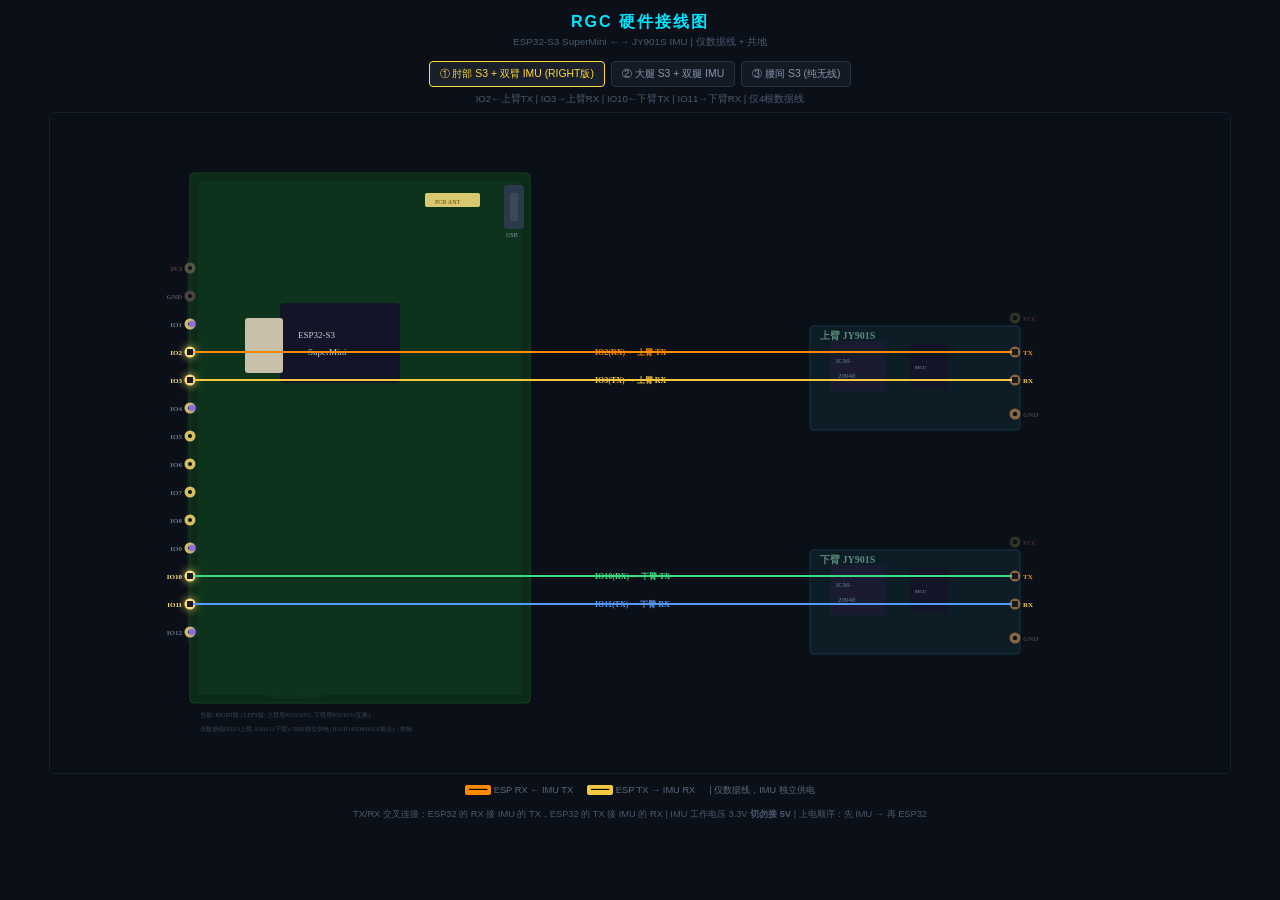
<file: hardware-model-3d.html>
<!DOCTYPE html>
<html lang="zh-CN">
<head>
<meta charset="UTF-8"><meta name="viewport" content="width=device-width,initial-scale=1.0">
<title>RGC 硬件接线图</title>
<style>
*{margin:0;padding:0;box-sizing:border-box}
body{background:#0b0f17;color:#bcc4d0;font-family:'JetBrains Mono','PingFang SC',sans-serif;display:flex;flex-direction:column;align-items:center;min-height:100vh}
h1{color:#00e5ff;font-size:1rem;margin:12px 0 0;letter-spacing:2px}
.sub{color:#4a5a70;font-size:.62rem;margin:2px 0 8px}
.tabs{display:flex;gap:6px;margin:4px 0}
.tabs button{background:#141a24;border:1px solid#283040;color:#8898b0;padding:5px 10px;border-radius:4px;cursor:pointer;font-size:.65rem;font-family:inherit}
.tabs button:hover{border-color:#00e5ff;color:#00e5ff}
.tabs button.on{border-color:#ffd93d;color:#ffd93d;background:#1a1f2c}
.info{color:#4a5a70;font-size:.6rem;text-align:center;margin:2px 0}
canvas{display:block;margin:4px auto;border:1px solid#18202c;border-radius:6px;background:#0b0f17}
.legend{display:flex;gap:14px;margin:6px;font-size:.58rem;color:#5a6a80;flex-wrap:wrap;justify-content:center}
.legend b{padding:0 4px;border-radius:2px}
.note{color:#4a5a70;font-size:.58rem;margin:4px 0 12px;text-align:center;max-width:1000px;line-height:1.6}
</style></head>
<body>
<h1>RGC 硬件接线图</h1><div class="sub">ESP32-S3 SuperMini ←→ JY901S IMU | 仅数据线 + 共地</div>
<div class="tabs">
  <button id="t0" class="on">① 肘部 S3 + 双臂 IMU (RIGHT版)</button>
  <button id="t1">② 大腿 S3 + 双腿 IMU</button>
  <button id="t2">③ 腰间 S3 (纯无线)</button>
</div>
<div class="info" id="info"></div>
<canvas id="c"></canvas>
<div class="legend">
  <span><b style="background:#ff8c00;color:#000">━━</b> ESP RX ← IMU TX</span>
  <span><b style="background:#f5c842;color:#000">━━</b> ESP TX → IMU RX</span>
  <span> | 仅数据线，IMU 独立供电</span>
</div>
<div class="note">
TX/RX 交叉连接：ESP32 的 RX 接 IMU 的 TX，ESP32 的 TX 接 IMU 的 RX | IMU 工作电压 3.3V <b>切勿接 5V</b> | 上电顺序：先 IMU → 再 ESP32
</div>

<script>
const C=document.getElementById('c'),ctx=C.getContext('2d');
const W=1180,H=660;C.width=W;C.height=H;
let view=0;

const EX=140,EY=60,EW=340,EH=530,PY0=EY+95,PDY=28,IMU_W=210,IMU_H=105,IMU_X=760;
const PINS=['3V3','GND','IO1','IO2','IO3','IO4','IO5','IO6','IO7','IO8','IO9','IO10','IO11','IO12'];
function pY(i){return PY0+i*PDY}

function R(x,y,w,h,r){ctx.beginPath();ctx.moveTo(x+r,y);ctx.lineTo(x+w-r,y);ctx.quadraticCurveTo(x+w,y,x+w,y+r);ctx.lineTo(x+w,y+h-r);ctx.quadraticCurveTo(x+w,y+h,x+w-r,y+h);ctx.lineTo(x+r,y+h);ctx.quadraticCurveTo(x,y+h,x,y+h-r);ctx.lineTo(x,y+r);ctx.quadraticCurveTo(x,y,x+r,y);ctx.closePath()}

function pinDot(x,y,color='#d4c060',hl=false){
  ctx.fillStyle=hl?'#ffe080':color;ctx.shadowColor=hl?color:'transparent';ctx.shadowBlur=hl?8:0;
  ctx.beginPath();ctx.arc(x,y,5.5,0,Math.PI*2);ctx.fill();ctx.shadowBlur=0;
  ctx.fillStyle='#0b0f17';ctx.beginPath();ctx.arc(x,y,2,0,Math.PI*2);ctx.fill();
}

function wireH(x1,y,x2,color='#888',w=2){
  ctx.strokeStyle=color;ctx.lineWidth=w;ctx.lineCap='round';
  ctx.beginPath();ctx.moveTo(x1,y);ctx.lineTo(x2,y);ctx.stroke();
  ctx.fillStyle='#1a1a1a';ctx.fillRect(x1-3,y-3,6,6);ctx.fillRect(x2-3,y-3,6,6);
}

function wirePath(pts,color='#888',w=2){
  ctx.strokeStyle=color;ctx.lineWidth=w;ctx.lineCap='round';ctx.lineJoin='round';
  ctx.beginPath();ctx.moveTo(pts[0][0],pts[0][1]);
  for(let i=1;i<pts.length;i++)ctx.lineTo(pts[i][0],pts[i][1]);
  ctx.stroke();
  const f=pts[0],l=pts[pts.length-1];
  ctx.fillStyle='#1a1a1a';ctx.fillRect(f[0]-3,f[1]-3,6,6);ctx.fillRect(l[0]-3,l[1]-3,6,6);
}

function espBoard(){
  ctx.fillStyle='#0b2b18';R(EX,EY,EW,EH,5);ctx.fill();ctx.strokeStyle='#164226';ctx.lineWidth=1.2;R(EX,EY,EW,EH,5);ctx.stroke();
  ctx.fillStyle='#0d331d';R(EX+8,EY+8,EW-16,EH-16,3);ctx.fill();
  ctx.fillStyle='#2a3a4a';R(EX+EW-26,EY+12,20,44,3);ctx.fill();ctx.fillStyle='#3a4a5a';R(EX+EW-20,EY+20,8,28,2);ctx.fill();
  ctx.fillStyle='#8898b0';ctx.font='6px "JetBrains Mono"';ctx.fillText('USB',EX+EW-24,EY+64);
  ctx.fillStyle='#141428';R(EX+90,EY+130,120,80,4);ctx.fill();
  ctx.fillStyle='#ccd0d8';ctx.font='9px "JetBrains Mono","PingFang SC"';ctx.fillText('ESP32-S3',EX+108,EY+165);ctx.fillText('SuperMini',EX+118,EY+182);
  ctx.fillStyle='#c8c0a8';R(EX+55,EY+145,38,55,3);ctx.fill();
  ctx.fillStyle='#d8c870';R(EX+235,EY+20,55,14,2);ctx.fill();ctx.fillStyle='#664400';ctx.font='6px "JetBrains Mono"';ctx.fillText('PCB ANT',EX+245,EY+31);
  ctx.fillStyle='#164226';ctx.font='6px "JetBrains Mono","PingFang SC"';ctx.fillText('ESP32-S3 SuperMini',EX+80,EY+EH-5);
  ctx.strokeStyle='#1a3a25';ctx.lineWidth=.8;ctx.beginPath();ctx.moveTo(EX-2,PY0-10);ctx.lineTo(EX-2,pY(13)+10);ctx.stroke();
}

// IMU: only TX/RX/GND connect to ESP32, VCC powered from shared battery (not through ESP32 pin)
function imuDraw(x, yTX, yRX, label){
  const padSpacing = yRX - yTX;
  const yGND = yRX + padSpacing + 6;
  const top = yTX - 26;
  const h = yGND - top + 16;

  ctx.fillStyle='#0d1d26';R(x,top,IMU_W,h,4);ctx.fill();ctx.strokeStyle='#163648';ctx.lineWidth=1;R(x,top,IMU_W,h,4);ctx.stroke();
  ctx.fillStyle='#1a1a30';R(x+20,top+15,55,50,3);ctx.fill();ctx.fillStyle='#5a8a9a';ctx.font='7px "JetBrains Mono"';ctx.fillText('ICM-',x+26,top+37);ctx.fillText('20948',x+28,top+52);
  ctx.fillStyle='#141428';R(x+100,top+18,38,45,3);ctx.fill();ctx.fillStyle='#8898b0';ctx.font='5px "JetBrains Mono"';ctx.fillText('MCU',x+105,top+43);

  const padX=x+IMU_W-5;
  const pads=[
    {y:yTX,  n:'TX',  c:'#ff8c00'},
    {y:yRX,  n:'RX',  c:'#f5c842'},
    {y:yGND, n:'GND', c:'#444'},
  ];
  pads.forEach(p=>{
    ctx.fillStyle='#886644';ctx.beginPath();ctx.arc(padX,p.y,5.5,0,Math.PI*2);ctx.fill();
    ctx.fillStyle='#0b0f17';ctx.beginPath();ctx.arc(padX,p.y,2.2,0,Math.PI*2);ctx.fill();
    ctx.fillStyle=p.c;ctx.font='bold 7px "JetBrains Mono"';ctx.fillText(p.n,padX+8,p.y+3);
  });

  // VCC — not connected (IMU independently powered)
  const yVCC = yTX - padSpacing - 6;
  ctx.fillStyle='#332';ctx.beginPath();ctx.arc(padX,yVCC,5.5,0,Math.PI*2);ctx.fill();
  ctx.fillStyle='#0b0f17';ctx.beginPath();ctx.arc(padX,yVCC,2.2,0,Math.PI*2);ctx.fill();
  ctx.fillStyle='#433';ctx.font='bold 6px "JetBrains Mono"';ctx.fillText('VCC',padX+8,yVCC+3);

  ctx.fillStyle='#5a8878';ctx.font='bold 10px "JetBrains Mono","PingFang SC"';ctx.fillText(label,x+10,top+13);
  return {x:padX, tx:yTX, rx:yRX, gnd:yGND, vcc:yVCC, top, bottom:yGND+10};
}

// ═══ VIEW 0: ELBOW S3 ═══
function drawElbow(){
  espBoard();
  const y2=pY(3),y3=pY(4),y10=pY(11),y12=pY(12); // IO2, IO3, IO10, IO11
  const upperIMU=imuDraw(IMU_X,y2,y3,'上臂 JY901S');
  const lowerIMU=imuDraw(IMU_X,y10,y12,'下臂 JY901S');

  const highlight=new Set([3,4,11,12]); // IO2, IO3, IO10, IO11 (data pins only)
  const control=new Set([2,5,10,13]); // IO1, IO4, IO9, IO12
  PINS.forEach((n,i)=>{
    const y=pY(i);
    let c=n==='3V3'?'#554':n==='GND'?'#444':'#d4c060';
    pinDot(EX,y,c,highlight.has(i));
    const lc=n==='3V3'?'#544':n==='GND'?'#555':highlight.has(i)?'#ffe080':'#6a7a90';
    ctx.fillStyle=lc;ctx.font='bold 7px "JetBrains Mono"';ctx.textAlign='right';ctx.fillText(n,EX-8,y+3);
    if(control.has(i)){ctx.fillStyle='#8b6ce6';ctx.shadowColor='#8b6ce6';ctx.shadowBlur=4;ctx.beginPath();ctx.arc(EX+2,y,3,0,Math.PI*2);ctx.fill();ctx.shadowBlur=0;}
  });
  ctx.textAlign='start';

  // Data wires — straight horizontal, zero crossings, no power/ground
  wireH(EX,y2,upperIMU.x,'#ff8c00',2.2); // IO2 ← upper TX
  wireH(EX,y3,upperIMU.x,'#f5c842',2);   // IO3 → upper RX
  wireH(EX,y10,lowerIMU.x,'#3ddc84',2.2); // IO10 ← lower TX
  wireH(EX,y12,lowerIMU.x,'#5599ff',2);   // IO11 → lower RX

  // Wire labels
  const lx=545;
  ctx.font='bold 8px "JetBrains Mono","PingFang SC"';
  ctx.fillStyle='#ff8c00';ctx.fillText('IO2(RX) ← 上臂 TX',lx,upperIMU.tx+3);
  ctx.fillStyle='#f5c842';ctx.fillText('IO3(TX) → 上臂 RX',lx,upperIMU.rx+3);
  ctx.fillStyle='#3ddc84';ctx.fillText('IO10(RX) ← 下臂 TX',lx,lowerIMU.tx+3);
  ctx.fillStyle='#5599ff';ctx.fillText('IO11(TX) → 下臂 RX',lx,lowerIMU.rx+3);

  ctx.fillStyle='#3a4a5a';ctx.font='6px "JetBrains Mono","PingFang SC"';
  ctx.fillText('当前: RIGHT版 | LEFT版: 上臂用IO10/IO11, 下臂用IO2/IO3 (互换)',EX+10,EY+EH+14);
  ctx.fillText('仅数据线(IO2/3上臂, IO10/11下臂) | IMU独立供电 | IO1/IO4/IO9/IO12(紫点)→控制',EX+10,EY+EH+28);
}

// ═══ VIEW 1: THIGH S3 ═══
function drawThigh(){
  espBoard();
  const y4=pY(5),y5=pY(6),y6=pY(7),y7=pY(8);
  const upperIMU=imuDraw(IMU_X,y4,y5,'大腿 JY901S');
  const lowerIMU=imuDraw(IMU_X,y6,y7,'小腿 JY901S');

  const highlight=new Set([5,6,7,8]); // IO4, IO5, IO6, IO7 (data pins only)
  PINS.forEach((n,i)=>{
    const y=pY(i);
    let c=n==='3V3'?'#554':n==='GND'?'#444':'#d4c060';
    pinDot(EX,y,c,highlight.has(i));
    const lc=n==='3V3'?'#544':n==='GND'?'#555':highlight.has(i)?'#ffe080':'#6a7a90';
    ctx.fillStyle=lc;ctx.font='bold 7px "JetBrains Mono"';ctx.textAlign='right';ctx.fillText(n,EX-8,y+3);
  });
  ctx.textAlign='start';

  wireH(EX,y4,upperIMU.x,'#ff8c00',2.2);
  wireH(EX,y5,upperIMU.x,'#f5c842',2);
  wireH(EX,y6,lowerIMU.x,'#3ddc84',2.2);
  wireH(EX,y7,lowerIMU.x,'#5599ff',2);

  const lx=545;
  ctx.font='bold 8px "JetBrains Mono","PingFang SC"';
  ctx.fillStyle='#ff8c00';ctx.fillText('IO4(RX) ← 大腿 TX',lx,upperIMU.tx+3);
  ctx.fillStyle='#f5c842';ctx.fillText('IO5(TX) → 大腿 RX',lx,upperIMU.rx+3);
  ctx.fillStyle='#3ddc84';ctx.fillText('IO6(RX) ← 小腿 TX',lx,lowerIMU.tx+3);
  ctx.fillStyle='#5599ff';ctx.fillText('IO7(TX) → 小腿 RX',lx,lowerIMU.rx+3);

  ctx.fillStyle='#3a4a5a';ctx.font='6px "JetBrains Mono","PingFang SC"';
  ctx.fillText('LEFT/RIGHT 版引脚相同 | 小腿IMU杜邦线沿绑带走到膝盖下方 | 仅数据线，IMU独立供电',EX+10,EY+EH+14);
}

// ═══ VIEW 2: WAIST S3 ═══
function drawWaist(){
  espBoard();
  // USB cable
  ctx.strokeStyle='#3a4a5a';ctx.lineWidth=5;ctx.lineCap='round';ctx.beginPath();ctx.moveTo(EX+EW,EY+35);ctx.lineTo(EX+EW+70,EY+35);ctx.stroke();
  // Power bank
  const pbX=EX+EW+76,pbY=EY-10,pbW=85,pbH=95;
  ctx.fillStyle='#222820';R(pbX,pbY,pbW,pbH,5);ctx.fill();ctx.strokeStyle='#333830';R(pbX,pbY,pbW,pbH,5);ctx.stroke();
  ctx.fillStyle='#ffcc88';ctx.font='bold 9px "JetBrains Mono","PingFang SC"';ctx.fillText('充电宝',pbX+12,pbY+40);
  ctx.fillStyle='#5a6a70';ctx.font='7px "JetBrains Mono"';ctx.fillText('USB 5V',pbX+18,pbY+58);ctx.fillText('供电',pbX+24,pbY+78);

  PINS.forEach((n,i)=>{
    const y=pY(i);
    let c=n==='GND'?'#777':n==='3V3'?'#ff5555':'#d4c060';
    pinDot(EX,y,c,false);
    const lc=n==='3V3'?'#ff6b6b':n==='GND'?'#888':'#6a7a90';
    ctx.fillStyle=lc;ctx.font='bold 7px "JetBrains Mono"';ctx.textAlign='right';ctx.fillText(n,EX-8,y+3);
  });
  ctx.textAlign='start';

  ctx.fillStyle='#2a3a2a';ctx.font='bold 12px "JetBrains Mono","PingFang SC"';ctx.fillText('⚡ 无传感器接线 — 纯无线汇聚',250,280);
  ctx.font='9px "JetBrains Mono","PingFang SC"';ctx.fillStyle='#4a5a50';ctx.fillText('USB 口接充电宝即可，无需任何杜邦线',270,305);

  const bx=660,by=120;
  ctx.fillStyle='rgba(255,217,61,.06)';R(bx,by,240,110,6);ctx.fill();ctx.strokeStyle='rgba(255,217,61,.18)';R(bx,by,240,110,6);ctx.stroke();
  for(let i=0;i<3;i++){ctx.strokeStyle='#ffd93d';ctx.lineWidth=1.5;ctx.beginPath();ctx.arc(bx+65+i*40,by+45,20-4*i,-Math.PI*.65,Math.PI*.65);ctx.stroke();}
  ctx.fillStyle='#ffd93d';ctx.font='bold 10px "JetBrains Mono","PingFang SC"';ctx.fillText('ESP-NOW 无线接收',bx+20,by+85);ctx.fillText('← 肘部 S3 + 大腿 S3',bx+15,by+103);

  const b2y=by+130;
  ctx.fillStyle='rgba(0,229,255,.06)';R(bx,b2y,240,90,6);ctx.fill();ctx.strokeStyle='rgba(0,229,255,.18)';R(bx,b2y,240,90,6);ctx.stroke();
  ctx.strokeStyle='#00e5ff';ctx.lineWidth=2;ctx.beginPath();ctx.arc(bx+120,b2y+40,16,0,Math.PI*2);ctx.stroke();ctx.beginPath();ctx.arc(bx+120,b2y+40,9,0,Math.PI*2);ctx.stroke();
  ctx.fillStyle='#00e5ff';ctx.font='bold 10px "JetBrains Mono","PingFang SC"';ctx.fillText('BLE 蓝牙发送 → PC',bx+30,b2y+55);ctx.fillText('设备名: RGC-BLE-LEFT/RIGHT',bx+15,b2y+75);

  ctx.fillStyle='#3a4a5a';ctx.font='6px "JetBrains Mono","PingFang SC"';ctx.fillText('腰间 S3 通过 ESP-NOW 接收肘部和大腿数据，组装 V2 RG 包后 BLE 发送到电脑',EX+10,EY+EH+14);
}

const infos=['IO2←上臂TX | IO3→上臂RX | IO10←下臂TX | IO11→下臂RX | 仅4根数据线','IO4←大腿TX | IO5→大腿RX | IO6←小腿TX | IO7→小腿RX | 仅4根数据线','USB充电宝供电 | ESP-NOW RX×2 | BLE→PC | 无杜邦线'];
function show(v){view=v;ctx.clearRect(0,0,W,H);ctx.fillStyle='#0b0f17';ctx.fillRect(0,0,W,H);if(v===0)drawElbow();else if(v===1)drawThigh();else drawWaist();['t0','t1','t2'].forEach((id,i)=>document.getElementById(id).className=i===v?'on':'');document.getElementById('info').textContent=infos[v];}
['t0','t1','t2'].forEach((id,i)=>document.getElementById(id).addEventListener('click',()=>show(i)));show(0);
</script></body></html>
</file>
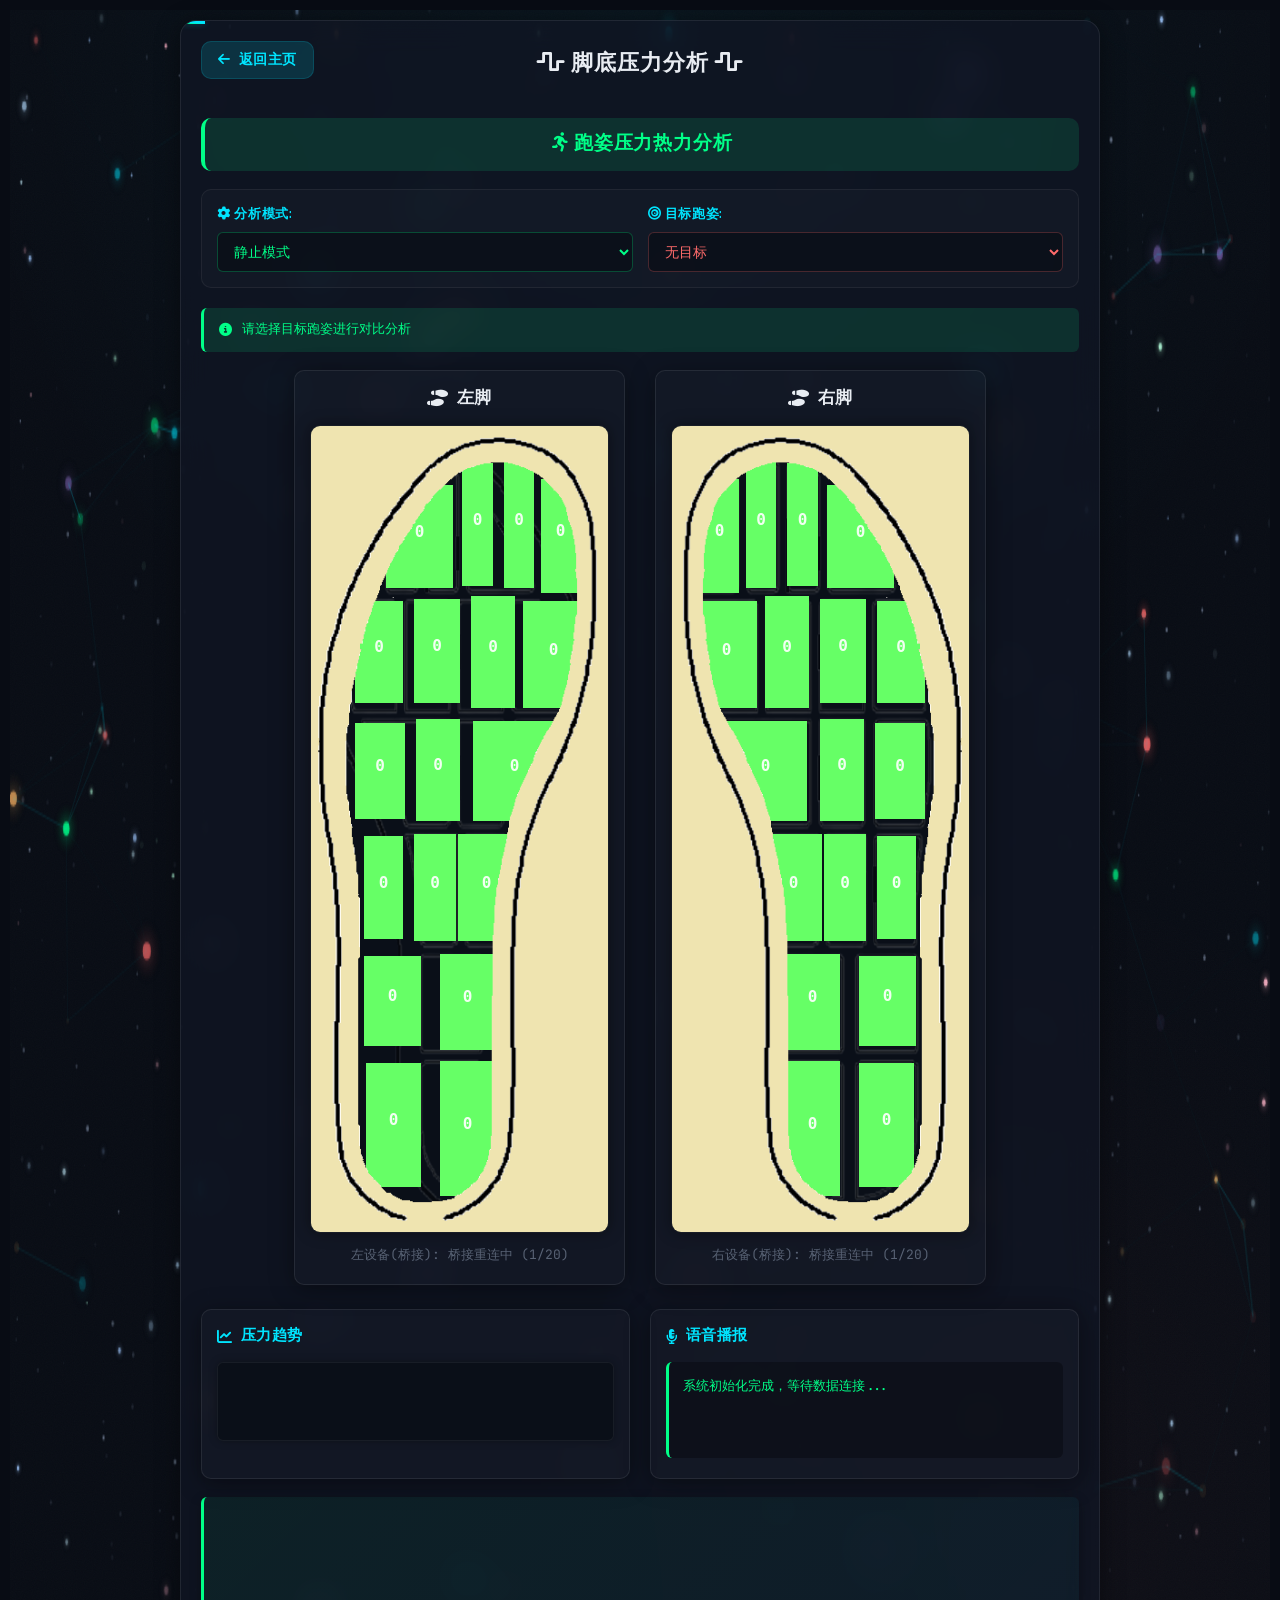
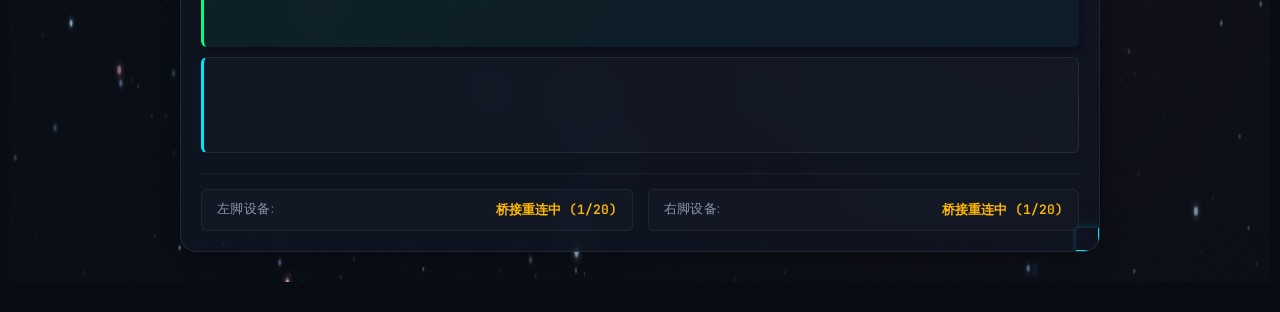
<file: rgc-frontend/foot.html>
<!DOCTYPE html>
<html lang="zh">
<head>
    <meta charset="UTF-8"/>
    <meta content="width=device-width, initial-scale=1.0" name="viewport">
    <meta name="view-transition" content="same-origin">
    <title>脚底压力热力图（实时 专业跑姿分析）</title>
    <link rel="stylesheet" href="css/common.css">
    <link href="https://cdn.jsdelivr.net/npm/bootstrap@5.3.3/dist/css/bootstrap.min.css" rel="stylesheet">
    <link rel="stylesheet" href="https://cdnjs.cloudflare.com/ajax/libs/font-awesome/6.4.0/css/all.min.css">
    <link href="css/foot.css" rel="stylesheet">
</head>
<body>
<div class="container">
    <div class="tight-card cyber-card">
        <header>
            <a class="back-button" href="index.html">
                <i class="fas fa-arrow-left"></i> 返回主页
            </a>
            <h4><i class="fas fa-wave-square"></i> 脚底压力分析 <i class="fas fa-wave-square"></i></h4>
        </header>

        <div class="title-row">
            <i class="fas fa-running"></i> 跑姿压力热力分析
        </div>

        <!-- 模式选择区域 -->
        <div class="control-panel">
            <div class="mode-selector">
                <label for="modeSelect"><i class="fas fa-cog"></i> 分析模式:</label>
                <select id="modeSelect" onchange="switchMode()">
                    <option value="static">静止模式</option>
                    <option value="motion">运动模式</option>
                </select>
            </div>

            <!-- 目标跑姿设置区域 -->
            <div class="target-selector">
                <label for="targetGaitSelect"><i class="fas fa-bullseye"></i> 目标跑姿:</label>
                <select id="targetGaitSelect" onchange="setTargetGait()">
                    <option value="none">无目标</option>
                    <option value="forefoot">前脚掌跑法</option>
                    <option value="fullfoot">全脚掌跑法</option>
                </select>
            </div>
        </div>

        <div id="targetStatus">
            <i class="fas fa-info-circle"></i> 请选择目标跑姿进行对比分析
        </div>

        <!-- 双脚热力图容器 -->
        <div class="feet-container">
            <div class="foot-wrapper">
                <div class="foot-label">
                    <i class="fas fa-shoe-prints"></i> 左脚
                </div>
                <canvas height="400" id="leftCanvas" width="300"></canvas>
                <div id="leftLegend" class="foot-legend">等待数据中…</div>
            </div>
            <div class="foot-wrapper">
                <div class="foot-label">
                    <i class="fas fa-shoe-prints"></i> 右脚
                </div>
                <canvas height="400" id="rightCanvas" width="300"></canvas>
                <div id="rightLegend" class="foot-legend">等待数据中…</div>
            </div>
        </div>

        <!-- 数据趋势和分析区域 -->
        <div class="data-panel">
            <div class="trend-container">
                <div class="panel-header">
                    <i class="fas fa-chart-line"></i> 压力趋势
                </div>
                <canvas height="90" id="trendCanvas" width="460"></canvas>
                <div class="trend-footer">
                    <div id="trendLegend"></div>
                    <div id="stepRateBox"></div>
                </div>
            </div>

            <div class="analysis-container">
                <div class="panel-header">
                    <i class="fas fa-microphone-alt"></i> 语音播报
                </div>
                <div id="speakBox">等待分析数据...</div>
            </div>
        </div>

        <div class="mb-1" id="proSummary"></div>
        <div class="mb-1" id="analysis"></div>

        <!-- 连接状态指示器 -->
        <div class="connection-status">
            <div class="status-item">
                <span class="status-label">左脚设备:</span>
                <span class="status-indicator" id="leftStatus">连接中...</span>
            </div>
            <div class="status-item">
                <span class="status-label">右脚设备:</span>
                <span class="status-indicator" id="rightStatus">连接中...</span>
            </div>
        </div>
    </div>
</div>

<script src="js/page-transition.js"></script>
<script src="js/particles.js"></script>
<script src="js/deviceConfig.js"></script>
<script src="js/foot.js"></script>
</body>
</html>
</file>
<file: rgc-frontend/css/common.css>
/* ============================================================
   Kinetic Pulse — Shared Design System
   Running Motion Analysis Platform
   ============================================================ */

/* --- Google Fonts --- */
@import url('https://fonts.googleapis.com/css2?family=Rajdhani:wght@400;500;600;700&family=JetBrains+Mono:wght@400;500;600&display=swap');

/* ============================================================
   DESIGN TOKENS
   ============================================================ */
:root {
  /* Core palette */
  --bg-deep: #080c14;
  --bg-surface: #0f141f;
  --bg-card: rgba(16, 22, 36, 0.75);
  --bg-card-hover: rgba(20, 28, 44, 0.85);
  --bg-input: rgba(10, 14, 22, 0.7);
  --bg-glass: rgba(14, 20, 32, 0.65);

  /* Accents */
  --accent-cyan: #00e5ff;
  --accent-cyan-dim: rgba(0, 229, 255, 0.15);
  --accent-coral: #ff6b6b;
  --accent-coral-dim: rgba(255, 107, 107, 0.15);
  --accent-volt: #00ff88;
  --accent-volt-dim: rgba(0, 255, 136, 0.12);
  --accent-gold: #ffb800;
  --accent-gold-dim: rgba(255, 184, 0, 0.12);
  --accent-purple: #a78bfa;
  --accent-purple-dim: rgba(167, 139, 250, 0.12);

  /* Text */
  --text-primary: #e8ecf2;
  --text-secondary: #8b95a8;
  --text-muted: #586274;
  --text-inverse: #080c14;

  /* Borders */
  --border-subtle: rgba(255, 255, 255, 0.06);
  --border-card: rgba(255, 255, 255, 0.08);
  --border-glow-cyan: rgba(0, 229, 255, 0.25);
  --border-glow-coral: rgba(255, 107, 107, 0.25);

  /* Shadows */
  --shadow-card: 0 4px 24px rgba(0, 0, 0, 0.4);
  --shadow-card-hover: 0 8px 40px rgba(0, 0, 0, 0.55);
  --shadow-glow-cyan: 0 0 20px rgba(0, 229, 255, 0.15);
  --shadow-glow-coral: 0 0 20px rgba(255, 107, 107, 0.12);

  /* Radii */
  --radius-sm: 6px;
  --radius-md: 10px;
  --radius-lg: 16px;
  --radius-xl: 20px;
  --radius-full: 9999px;

  /* Typography */
  --font-display: 'Rajdhani', 'PingFang SC', 'Microsoft YaHei', sans-serif;
  --font-body: 'PingFang SC', 'Microsoft YaHei', 'Segoe UI', system-ui, sans-serif;
  --font-mono: 'JetBrains Mono', 'Cascadia Code', 'Consolas', monospace;

  /* Spacing */
  --space-xs: 4px;
  --space-sm: 8px;
  --space-md: 16px;
  --space-lg: 24px;
  --space-xl: 32px;
  --space-2xl: 48px;

  /* Transitions */
  --ease-out-expo: cubic-bezier(0.16, 1, 0.3, 1);
  --ease-out-back: cubic-bezier(0.34, 1.56, 0.64, 1);
  --duration-fast: 150ms;
  --duration-normal: 300ms;
  --duration-slow: 500ms;
}

/* ============================================================
   BASE RESET & TYPOGRAPHY
   ============================================================ */
*, *::before, *::after { box-sizing: border-box; }

html {
  font-size: 16px;
  -webkit-font-smoothing: antialiased;
  -moz-osx-font-smoothing: grayscale;
}

body {
  margin: 0;
  padding: 0;
  min-height: 100vh;
  background: var(--bg-deep);
  color: var(--text-primary);
  font-family: var(--font-body);
  line-height: 1.6;
  overflow-x: hidden;
}

/* Subtle background noise texture via pseudo-element */
body::before {
  content: '';
  position: fixed;
  inset: 0;
  z-index: -2;
  background:
    radial-gradient(ellipse 80% 60% at 50% 0%, rgba(0, 229, 255, 0.04) 0%, transparent 70%),
    radial-gradient(ellipse 60% 50% at 80% 80%, rgba(255, 107, 107, 0.03) 0%, transparent 70%),
    var(--bg-deep);
  pointer-events: none;
}

/* Noise overlay */
body::after {
  content: '';
  position: fixed;
  inset: 0;
  z-index: -1;
  opacity: 0.025;
  background-image: url("data:image/svg+xml,%3Csvg viewBox='0 0 256 256' xmlns='http://www.w3.org/2000/svg'%3E%3Cfilter id='noise'%3E%3CfeTurbulence type='fractalNoise' baseFrequency='0.9' numOctaves='4' stitchTiles='stitch'/%3E%3C/filter%3E%3Crect width='100%25' height='100%25' filter='url(%23noise)'/%3E%3C/svg%3E");
  background-repeat: repeat;
  background-size: 256px 256px;
  pointer-events: none;
}

h1, h2, h3, h4, h5, h6 {
  font-family: var(--font-display);
  font-weight: 600;
  line-height: 1.25;
  margin: 0 0 0.5em;
  letter-spacing: 0.02em;
}

h1 { font-size: clamp(1.8rem, 4vw, 2.8rem); font-weight: 700; }
h2 { font-size: clamp(1.4rem, 3vw, 2rem); }
h3 { font-size: clamp(1.1rem, 2vw, 1.4rem); }

a {
  color: var(--accent-cyan);
  text-decoration: none;
  transition: color var(--duration-fast) var(--ease-out-expo);
}
a:hover { color: #33eaff; }

p { margin: 0 0 0.8em; color: var(--text-secondary); }

/* ============================================================
   SCROLLBAR
   ============================================================ */
::-webkit-scrollbar { width: 6px; height: 6px; }
::-webkit-scrollbar-track { background: transparent; }
::-webkit-scrollbar-thumb {
  background: rgba(255, 255, 255, 0.08);
  border-radius: 3px;
}
::-webkit-scrollbar-thumb:hover { background: rgba(255, 255, 255, 0.14); }

/* Firefox */
* { scrollbar-width: thin; scrollbar-color: rgba(255,255,255,0.08) transparent; }

/* ============================================================
   GLASS CARD
   ============================================================ */
.glass-card {
  background: var(--bg-card);
  border: 1px solid var(--border-card);
  border-radius: var(--radius-lg);
  box-shadow: var(--shadow-card);
  backdrop-filter: blur(16px);
  -webkit-backdrop-filter: blur(16px);
  transition:
    transform var(--duration-normal) var(--ease-out-expo),
    box-shadow var(--duration-normal) var(--ease-out-expo),
    border-color var(--duration-normal) var(--ease-out-expo);
}
.glass-card:hover {
  transform: translateY(-4px);
  box-shadow: var(--shadow-card-hover);
  border-color: var(--border-glow-cyan);
}
.glass-card.accent-coral:hover { border-color: var(--border-glow-coral); }
.glass-card.accent-volt:hover { border-color: rgba(0, 255, 136, 0.25); }

/* Card with top accent stripe */
.glass-card.stripe-cyan { border-top: 2px solid var(--accent-cyan); }
.glass-card.stripe-coral { border-top: 2px solid var(--accent-coral); }
.glass-card.stripe-volt { border-top: 2px solid var(--accent-volt); }
.glass-card.stripe-gold { border-top: 2px solid var(--accent-gold); }

/* ============================================================
   BUTTONS
   ============================================================ */
.btn {
  display: inline-flex;
  align-items: center;
  gap: var(--space-sm);
  padding: 10px 20px;
  border: none;
  border-radius: var(--radius-md);
  font-family: var(--font-display);
  font-size: 0.9rem;
  font-weight: 600;
  letter-spacing: 0.04em;
  cursor: pointer;
  transition: all var(--duration-fast) var(--ease-out-expo);
  text-transform: uppercase;
}

.btn-primary {
  background: var(--accent-cyan);
  color: var(--text-inverse);
}
.btn-primary:hover {
  background: #33eaff;
  box-shadow: var(--shadow-glow-cyan);
}

.btn-secondary {
  background: rgba(255, 255, 255, 0.06);
  color: var(--text-primary);
  border: 1px solid var(--border-card);
}
.btn-secondary:hover {
  background: rgba(255, 255, 255, 0.1);
  border-color: var(--border-glow-cyan);
}

.btn-coral {
  background: var(--accent-coral);
  color: #fff;
}
.btn-coral:hover {
  background: #ff8181;
  box-shadow: var(--shadow-glow-coral);
}

.btn-volt {
  background: var(--accent-volt);
  color: var(--text-inverse);
}
.btn-volt:hover {
  background: #33ff9f;
  box-shadow: 0 0 20px rgba(0, 255, 136, 0.2);
}

.btn-ghost {
  background: transparent;
  color: var(--text-secondary);
}
.btn-ghost:hover { color: var(--text-primary); background: rgba(255,255,255,0.04); }

.btn-sm { padding: 6px 14px; font-size: 0.8rem; }
.btn-lg { padding: 14px 28px; font-size: 1rem; }

/* ============================================================
   FORM INPUTS
   ============================================================ */
.form-input,
.form-select {
  width: 100%;
  padding: 10px 14px;
  background: var(--bg-input);
  border: 1px solid var(--border-card);
  border-radius: var(--radius-md);
  color: var(--text-primary);
  font-family: var(--font-body);
  font-size: 0.9rem;
  transition: border-color var(--duration-fast) var(--ease-out-expo),
              box-shadow var(--duration-fast) var(--ease-out-expo);
  outline: none;
}
.form-input:focus,
.form-select:focus {
  border-color: var(--accent-cyan);
  box-shadow: 0 0 0 3px var(--accent-cyan-dim);
}
.form-input::placeholder { color: var(--text-muted); }
.form-select { cursor: pointer; appearance: none; }
.form-select option { background: var(--bg-surface); color: var(--text-primary); }

.form-label {
  display: block;
  margin-bottom: var(--space-sm);
  font-size: 0.85rem;
  font-weight: 500;
  color: var(--text-secondary);
  text-transform: uppercase;
  letter-spacing: 0.06em;
  font-family: var(--font-display);
}

/* ============================================================
   BADGE / STATUS DOT
   ============================================================ */
.badge {
  display: inline-flex;
  align-items: center;
  gap: 6px;
  padding: 4px 12px;
  border-radius: var(--radius-full);
  font-size: 0.75rem;
  font-weight: 600;
  font-family: var(--font-display);
  letter-spacing: 0.05em;
  text-transform: uppercase;
}
.badge-cyan { background: var(--accent-cyan-dim); color: var(--accent-cyan); }
.badge-coral { background: var(--accent-coral-dim); color: var(--accent-coral); }
.badge-volt { background: var(--accent-volt-dim); color: var(--accent-volt); }
.badge-gold { background: var(--accent-gold-dim); color: var(--accent-gold); }

.status-dot {
  width: 8px;
  height: 8px;
  border-radius: 50%;
  display: inline-block;
}
.status-dot.live {
  background: var(--accent-volt);
  box-shadow: 0 0 8px var(--accent-volt);
  animation: status-pulse 2s ease-in-out infinite;
}
.status-dot.warn {
  background: var(--accent-gold);
  box-shadow: 0 0 8px var(--accent-gold);
  animation: status-pulse 1.5s ease-in-out infinite;
}
.status-dot.off {
  background: var(--accent-coral);
  box-shadow: 0 0 8px var(--accent-coral);
}

/* ============================================================
   DATA VALUE DISPLAY
   ============================================================ */
.data-value {
  font-family: var(--font-mono);
  font-weight: 500;
  color: var(--accent-cyan);
}
.data-value-lg {
  font-family: var(--font-display);
  font-size: 2rem;
  font-weight: 700;
  color: var(--text-primary);
  line-height: 1;
}
.data-unit {
  font-size: 0.7rem;
  color: var(--text-muted);
  font-weight: 400;
  text-transform: uppercase;
  letter-spacing: 0.08em;
}

/* ============================================================
   SECTION HEADER
   ============================================================ */
.section-header {
  display: flex;
  align-items: center;
  gap: var(--space-md);
  margin-bottom: var(--space-lg);
  padding-bottom: var(--space-md);
  border-bottom: 1px solid var(--border-subtle);
}
.section-header h2, .section-header h3 { margin: 0; }
.section-header .icon-box {
  width: 40px;
  height: 40px;
  display: flex;
  align-items: center;
  justify-content: center;
  border-radius: var(--radius-md);
  font-size: 1.2rem;
}
.section-header .icon-box.cyan { background: var(--accent-cyan-dim); color: var(--accent-cyan); }
.section-header .icon-box.coral { background: var(--accent-coral-dim); color: var(--accent-coral); }
.section-header .icon-box.volt { background: var(--accent-volt-dim); color: var(--accent-volt); }

/* ============================================================
   ANIMATIONS
   ============================================================ */
@keyframes status-pulse {
  0%, 100% { opacity: 1; }
  50% { opacity: 0.4; }
}

@keyframes fadeInUp {
  from { opacity: 0; transform: translateY(24px); }
  to { opacity: 1; transform: translateY(0); }
}

@keyframes fadeIn {
  from { opacity: 0; }
  to { opacity: 1; }
}

@keyframes slideInRight {
  from { opacity: 0; transform: translateX(40px); }
  to { opacity: 1; transform: translateX(0); }
}

@keyframes glow-pulse {
  0%, 100% { box-shadow: 0 0 8px rgba(0, 229, 255, 0.2); }
  50% { box-shadow: 0 0 20px rgba(0, 229, 255, 0.4); }
}

@keyframes scan-line {
  0% { transform: translateY(-100%); }
  100% { transform: translateY(400%); }
}

/* Staggered reveal utility */
.reveal {
  opacity: 0;
  animation: fadeInUp var(--duration-slow) var(--ease-out-expo) forwards;
}
.reveal-d1 { animation-delay: 0.05s; }
.reveal-d2 { animation-delay: 0.1s; }
.reveal-d3 { animation-delay: 0.15s; }
.reveal-d4 { animation-delay: 0.2s; }
.reveal-d5 { animation-delay: 0.25s; }
.reveal-d6 { animation-delay: 0.3s; }

/* ============================================================
   VIEW TRANSITIONS — smooth crossfade between pages
   ============================================================ */

/* Old page fades out + slight shrink */
::view-transition-old(root) {
  animation: vt-fade-out 0.35s cubic-bezier(0.4, 0, 0.2, 1) both;
}

/* New page slides up firmly */
::view-transition-new(root) {
  animation: vt-slide-in 0.5s cubic-bezier(0.16, 1, 0.3, 1) both;
}

@keyframes vt-fade-out {
  from { opacity: 1; transform: scale(1); }
  to { opacity: 0; transform: scale(0.97); }
}

@keyframes vt-slide-in {
  from { opacity: 0; transform: translateY(36px); }
  to { opacity: 1; transform: translateY(0); }
}

/* ============================================================
   CYBERPUNK EFFECTS
   ============================================================ */

/* Scan line overlay (CRT effect) */
.scan-lines {
  position: fixed;
  inset: 0;
  z-index: 1000;
  pointer-events: none;
  background: repeating-linear-gradient(
    0deg,
    transparent,
    transparent 4px,
    rgba(0, 0, 0, 0.35) 4px,
    rgba(0, 0, 0, 0.35) 5px
  );
}

/* Moving scan beam */
.scan-lines::after {
  content: '';
  position: absolute;
  left: 0;
  right: 0;
  height: 60px;
  background: linear-gradient(
    180deg,
    transparent 0%,
    rgba(0, 229, 255, 0.12) 40%,
    rgba(0, 229, 255, 0.2) 50%,
    rgba(0, 229, 255, 0.12) 60%,
    transparent 100%
  );
  animation: scan-beam 5s linear infinite;
}

@keyframes scan-beam {
  0% { top: -60px; }
  100% { top: 100vh; }
}

/* Neon corner brackets on cards */
.cyber-card {
  position: relative;
}
.cyber-card::before,
.cyber-card::after {
  content: '';
  position: absolute;
  width: 24px;
  height: 24px;
  pointer-events: none;
  z-index: 2;
}
.cyber-card::before {
  top: -1px; left: -1px;
  border-top: 2px solid var(--accent-cyan);
  border-left: 2px solid var(--accent-cyan);
  box-shadow: 0 0 6px rgba(0, 229, 255, 0.3);
}
.cyber-card::after {
  bottom: -1px; right: -1px;
  border-bottom: 2px solid var(--accent-cyan);
  border-right: 2px solid var(--accent-cyan);
  box-shadow: 0 0 6px rgba(0, 229, 255, 0.3);
}

/* Corner accent lines (only top-left) */
.corner-accent {
  position: relative;
}
.corner-accent::before {
  content: '';
  position: absolute;
  top: 6px;
  left: 6px;
  width: 28px;
  height: 28px;
  border-top: 2px solid var(--accent-cyan);
  border-left: 2px solid var(--accent-cyan);
  pointer-events: none;
  z-index: 2;
  opacity: 0.5;
}

/* Glitch text animation */
@keyframes glitch {
  0%, 100% { transform: translate(0); }
  20% { transform: translate(-2px, 1px); }
  40% { transform: translate(2px, -1px); }
  60% { transform: translate(-1px, -1px); }
  80% { transform: translate(1px, 1px); }
}

@keyframes glitch-clip {
  0%, 100% { clip-path: inset(0 0 98% 0); }
  25% { clip-path: inset(50% 0 30% 0); }
  50% { clip-path: inset(20% 0 60% 0); }
  75% { clip-path: inset(70% 0 10% 0); }
}

.glitch-text {
  position: relative;
  display: inline-block;
}
.glitch-text:hover {
  animation: glitch 0.3s ease-in-out infinite;
}
.glitch-text::before,
.glitch-text::after {
  content: attr(data-text);
  position: absolute;
  top: 0;
  left: 0;
  width: 100%;
  height: 100%;
  opacity: 0;
}
.glitch-text:hover::before {
  color: var(--accent-coral);
  animation: glitch 0.3s ease-in-out infinite reverse;
  opacity: 0.7;
}
.glitch-text:hover::after {
  color: var(--accent-cyan);
  animation: glitch 0.3s 0.1s ease-in-out infinite;
  opacity: 0.7;
}

/* Flicker text (neon sign effect) */
@keyframes flicker {
  0%, 100% { opacity: 1; }
  4% { opacity: 0.9; }
  8% { opacity: 1; }
  12% { opacity: 0.4; }
  16% { opacity: 1; }
  50% { opacity: 0.95; }
  80% { opacity: 0.5; }
  84% { opacity: 1; }
}

.neon-flicker {
  animation: flicker 3s infinite;
}

/* Neon text glow */
.neon-text {
  color: #00e5ff !important;
  text-shadow:
    0 0 4px rgba(0, 229, 255, 0.8),
    0 0 8px rgba(0, 229, 255, 0.6),
    0 0 16px rgba(0, 229, 255, 0.4),
    0 0 32px rgba(0, 229, 255, 0.3),
    0 0 64px rgba(0, 229, 255, 0.15);
}
.neon-text.coral {
  color: #ff6b6b !important;
  text-shadow:
    0 0 4px rgba(255, 107, 107, 0.8),
    0 0 8px rgba(255, 107, 107, 0.6),
    0 0 16px rgba(255, 107, 107, 0.4),
    0 0 32px rgba(255, 107, 107, 0.3),
    0 0 64px rgba(255, 107, 107, 0.15);
}
.neon-text.volt {
  color: #00ff88 !important;
  text-shadow:
    0 0 4px rgba(0, 255, 136, 0.8),
    0 0 8px rgba(0, 255, 136, 0.6),
    0 0 16px rgba(0, 255, 136, 0.4),
    0 0 32px rgba(0, 255, 136, 0.3),
    0 0 64px rgba(0, 255, 136, 0.15);
}

/* Hex grid background pattern */
.bg-hex {
  background-image:
    url("data:image/svg+xml,%3Csvg width='60' height='52' viewBox='0 0 60 52' xmlns='http://www.w3.org/2000/svg'%3E%3Cpath d='M30 0l30 17.3v34.6L30 52 0 34.6V17.3L30 0z' fill='none' stroke='rgba(0,229,255,0.06)' stroke-width='1'/%3E%3C/svg%3E");
  background-size: 30px 26px;
}

/* Cyberpunk divider */
.cyber-divider {
  display: flex;
  align-items: center;
  gap: 10px;
  color: var(--accent-cyan);
  font-family: var(--font-mono);
  font-size: 0.7rem;
  letter-spacing: 0.2em;
  opacity: 0.6;
}
.cyber-divider::before,
.cyber-divider::after {
  content: '';
  flex: 1;
  height: 1px;
  background: linear-gradient(90deg, transparent, var(--accent-cyan), transparent);
}
.cyber-divider::after {
  background: linear-gradient(90deg, var(--accent-cyan), transparent);
}
.cyber-divider::before {
  background: linear-gradient(90deg, transparent, var(--accent-cyan));
}

/* ░▒▓ data block marker */
.data-tag {
  display: inline-flex;
  align-items: center;
  gap: 6px;
  font-family: var(--font-mono);
  font-size: 0.65rem;
  color: var(--text-muted);
  letter-spacing: 0.12em;
  text-transform: uppercase;
  padding: 2px 0;
}
.data-tag::before {
  content: '▓';
  color: var(--accent-cyan);
  font-size: 0.7rem;
}

/* Horizontal rule with neon glow */
hr.cyber {
  border: none;
  height: 1px;
  background: linear-gradient(90deg, transparent, rgba(0, 229, 255, 0.3) 20%, rgba(0, 229, 255, 0.3) 80%, transparent);
  margin: var(--space-lg) 0;
}

/* Pulsing border animation */
@keyframes border-pulse {
  0%, 100% { border-color: rgba(0, 229, 255, 0.15); }
  50% { border-color: rgba(0, 229, 255, 0.4); }
}
.border-pulse {
  animation: border-pulse 3s ease-in-out infinite;
}

/* Brute-force override: force dark bg on html as well */
html {
  background: #080c14 !important;
}

/* ============================================================
   UTILITY
   ============================================================ */
.text-cyan { color: var(--accent-cyan); }
.text-coral { color: var(--accent-coral); }
.text-volt { color: var(--accent-volt); }
.text-muted { color: var(--text-muted); }
.text-mono { font-family: var(--font-mono); }
.font-display { font-family: var(--font-display); }

.flex-center { display: flex; align-items: center; justify-content: center; }
.gap-sm { gap: var(--space-sm); }
.gap-md { gap: var(--space-md); }
.gap-lg { gap: var(--space-lg); }

.container-page {
  max-width: 1280px;
  margin: 0 auto;
  padding: 0 var(--space-lg);
}
</file>
<file: rgc-frontend/css/foot.css>
/* ============================================================
   foot.css — Foot Pressure Heatmap Analysis
   ============================================================ */

html, body {
  background: #080c14 !important;
  background-color: #080c14 !important;
  color: #e8ecf2;
  font-family: 'PingFang SC', 'Microsoft YaHei', 'Segoe UI', system-ui, sans-serif;
  padding: 10px;
  padding-bottom: 30px;
  min-height: 100vh;
}

.tight-card {
  background: var(--bg-card);
  border-radius: var(--radius-lg);
  box-shadow: var(--shadow-card);
  padding: 20px;
  margin: 0 auto;
  max-width: 920px;
  position: relative;
  overflow: hidden;
  backdrop-filter: blur(16px);
  border: 1px solid var(--border-card);
  animation: fadeInUp 0.6s var(--ease-out-expo) both;
}

.tight-card::before {
  content: '';
  position: absolute;
  top: 0;
  left: 0;
  right: 0;
  height: 3px;
  background: linear-gradient(90deg, var(--accent-volt) 0%, var(--accent-cyan) 100%);
}

/* --- Header --- */
header {
  position: relative;
  text-align: center;
  margin-bottom: 22px;
  padding: 10px 0 18px 0;
}

header h4 {
  font-family: var(--font-display);
  font-weight: 700;
  color: var(--text-primary);
  font-size: 1.4rem;
  letter-spacing: 0.04em;
  margin: 0;
}

/* --- Back Button --- */
.back-button {
  position: absolute;
  top: 0;
  left: 0;
  display: inline-flex;
  align-items: center;
  gap: 8px;
  padding: 8px 16px;
  background: var(--accent-cyan-dim);
  color: var(--accent-cyan);
  border-radius: var(--radius-md);
  text-decoration: none;
  font-size: 0.85rem;
  font-family: var(--font-display);
  font-weight: 600;
  letter-spacing: 0.04em;
  transition: all 0.3s var(--ease-out-expo);
  z-index: 10;
  border: 1px solid rgba(0, 229, 255, 0.15);
}

.back-button:hover {
  background: rgba(0, 229, 255, 0.2);
  transform: translateX(-4px);
  color: var(--accent-cyan);
}

/* --- Title Row --- */
.title-row {
  font-family: var(--font-display);
  font-weight: 700;
  color: var(--accent-volt);
  font-size: 1.2rem;
  margin-bottom: 18px;
  text-align: center;
  padding: 12px;
  background: var(--accent-volt-dim);
  border-radius: var(--radius-md);
  border-left: 4px solid var(--accent-volt);
  letter-spacing: 0.04em;
}

/* --- Control Panel --- */
.control-panel {
  display: flex;
  flex-wrap: wrap;
  gap: 15px;
  margin-bottom: 20px;
  background: rgba(255, 255, 255, 0.02);
  padding: 15px;
  border-radius: var(--radius-md);
  border: 1px solid var(--border-subtle);
}

.mode-selector, .target-selector {
  flex: 1;
  min-width: 200px;
}

.control-panel label {
  display: block;
  margin-bottom: 8px;
  color: var(--accent-cyan);
  font-weight: 600;
  font-size: 13px;
  font-family: var(--font-display);
  letter-spacing: 0.05em;
  text-transform: uppercase;
}

#modeSelect, #targetGaitSelect {
  padding: 10px 12px;
  font-size: 14px;
  border-radius: var(--radius-sm);
  background: var(--bg-input);
  color: var(--accent-volt);
  border: 1px solid rgba(0, 255, 136, 0.25);
  width: 100%;
  transition: all 0.3s;
  font-family: var(--font-body);
}

#modeSelect:focus, #targetGaitSelect:focus {
  outline: none;
  box-shadow: 0 0 0 3px var(--accent-volt-dim);
  border-color: var(--accent-volt);
}

#targetGaitSelect {
  color: var(--accent-coral);
  border-color: rgba(255, 107, 107, 0.25);
  background: var(--bg-input);
}

#targetStatus {
  background: var(--accent-volt-dim);
  border-radius: var(--radius-sm);
  color: var(--accent-volt);
  font-size: 13px;
  padding: 12px 15px;
  margin: 0 0 18px 0;
  border-left: 3px solid var(--accent-volt);
  font-weight: 500;
  display: flex;
  align-items: center;
  gap: 10px;
  font-family: var(--font-display);
}

#targetStatus.mismatch {
  background: var(--accent-coral-dim);
  color: var(--accent-coral);
  border-left-color: var(--accent-coral);
}

/* --- Feet Container --- */
.feet-container {
  display: flex;
  justify-content: center;
  gap: 30px;
  margin-bottom: 24px;
  flex-wrap: wrap;
}

.foot-wrapper {
  text-align: center;
  background: rgba(255, 255, 255, 0.02);
  padding: 15px;
  border-radius: var(--radius-md);
  border: 1px solid var(--border-card);
  box-shadow: var(--shadow-card);
  transition: transform 0.3s var(--ease-out-expo), border-color 0.3s var(--ease-out-expo);
}

.foot-wrapper:hover {
  transform: translateY(-4px);
  border-color: var(--border-glow-cyan);
}

.foot-label {
  margin-bottom: 14px;
  font-family: var(--font-display);
  font-weight: 600;
  color: var(--text-primary);
  font-size: 1.05rem;
  display: flex;
  align-items: center;
  justify-content: center;
  gap: 8px;
  letter-spacing: 0.04em;
}

#leftCanvas, #rightCanvas {
  display: block;
  background: #0a0f18;
  border-radius: var(--radius-md);
  box-shadow: 0 0 15px rgba(0, 0, 0, 0.4);
  max-width: 100%;
  height: auto;
  border: 1px solid var(--border-subtle);
}

.foot-legend {
  margin: 12px 0 5px 0;
  text-align: center;
  font-size: 13px;
  color: var(--text-muted);
  font-family: var(--font-mono);
}

/* --- Data Panel --- */
.data-panel {
  display: flex;
  flex-wrap: wrap;
  gap: 20px;
  margin-bottom: 18px;
}

.trend-container, .analysis-container {
  flex: 1;
  min-width: 300px;
  background: rgba(255, 255, 255, 0.02);
  border-radius: var(--radius-md);
  padding: 15px;
  border: 1px solid var(--border-card);
  box-shadow: var(--shadow-card);
}

.panel-header {
  color: var(--accent-cyan);
  font-size: 15px;
  font-weight: 600;
  margin-bottom: 14px;
  display: flex;
  align-items: center;
  gap: 8px;
  font-family: var(--font-display);
  letter-spacing: 0.04em;
}

#trendCanvas {
  background: #0a0f18;
  border-radius: var(--radius-sm);
  box-shadow: 0 0 8px rgba(0, 0, 0, 0.3);
  margin: 0 auto;
  display: block;
  max-width: 100%;
  border: 1px solid var(--border-subtle);
}

#trendLegend {
  color: var(--accent-cyan);
  font-size: 13px;
  margin: 12px 0 0 2px;
  text-align: left;
  font-family: var(--font-mono);
}

.trend-footer {
  display: flex;
  justify-content: space-between;
  align-items: center;
  margin-top: 10px;
}

#stepRateBox {
  color: var(--accent-gold);
  font-size: 13px;
  margin: 1px 0 4px 3px;
  font-weight: 600;
  text-align: left;
  display: inline-block;
  font-family: var(--font-display);
}

#speakBox {
  background: rgba(0, 0, 0, 0.3);
  color: var(--accent-volt);
  border-left: 3px solid var(--accent-volt);
  border-radius: var(--radius-sm);
  font-size: 13px;
  padding: 14px;
  box-sizing: border-box;
  height: 96px;
  overflow-y: auto;
  overflow-x: hidden;
  scrollbar-gutter: stable;
  font-family: var(--font-mono);
  line-height: 1.5;
  word-break: break-word;
}

/* --- Analysis Boxes --- */
#proSummary {
  background: linear-gradient(135deg, rgba(0, 255, 136, 0.06) 0%, rgba(0, 229, 255, 0.04) 100%);
  border-radius: var(--radius-sm);
  color: var(--accent-volt);
  font-size: 14px;
  padding: 15px;
  margin: 12px 0 10px 0;
  box-shadow: 0 4px 12px rgba(0, 0, 0, 0.3);
  font-weight: 500;
  border-left: 3px solid var(--accent-volt);
  box-sizing: border-box;
  height: 150px;
  overflow-y: auto;
  overflow-x: hidden;
  scrollbar-gutter: stable;
  word-break: break-word;
}

#analysis {
  font-size: 13px;
  color: var(--text-secondary);
  background: rgba(255, 255, 255, 0.02);
  border-radius: var(--radius-sm);
  padding: 15px;
  margin: 10px 0 15px 0;
  box-sizing: border-box;
  height: 96px;
  overflow-y: auto;
  overflow-x: hidden;
  scrollbar-gutter: stable;
  border-left: 3px solid var(--accent-cyan);
  line-height: 1.5;
  word-break: break-word;
  border: 1px solid var(--border-card);
  border-left: 3px solid var(--accent-cyan);
}

/* --- Connection Status --- */
.connection-status {
  display: flex;
  flex-wrap: wrap;
  gap: 15px;
  margin-top: 20px;
  padding-top: 15px;
  border-top: 1px solid var(--border-subtle);
}

.status-item {
  flex: 1;
  min-width: 200px;
  display: flex;
  justify-content: space-between;
  align-items: center;
  padding: 10px 15px;
  background: rgba(255, 255, 255, 0.02);
  border-radius: var(--radius-sm);
  border: 1px solid var(--border-subtle);
}

.status-label {
  color: var(--text-secondary);
  font-size: 13px;
  font-family: var(--font-display);
  letter-spacing: 0.03em;
}

.status-indicator {
  color: var(--accent-volt);
  font-weight: 600;
  font-size: 13px;
  font-family: var(--font-mono);
}

.status-indicator.connecting { color: var(--accent-gold); }
.status-indicator.disconnected { color: var(--accent-coral); }

/* --- Responsive --- */
@media (max-width: 768px) {
  .feet-container { gap: 16px; }
  .control-panel { flex-direction: column; }
  .data-panel { flex-direction: column; }
}

@media (max-width: 480px) {
  .tight-card { padding: 14px; }
  .feet-container { gap: 12px; }
  .foot-wrapper { padding: 10px; }
  .foot-label { font-size: 0.95rem; }
  .control-panel { padding: 10px; }
  #proSummary, #analysis { font-size: 13px; padding: 10px; }
  .status-item { min-width: 100%; }
}

@media (max-width: 360px) {
  .back-button { position: relative; margin-bottom: 12px; justify-content: center; }
  header h4 { font-size: 1.2rem; }
}
</file>
